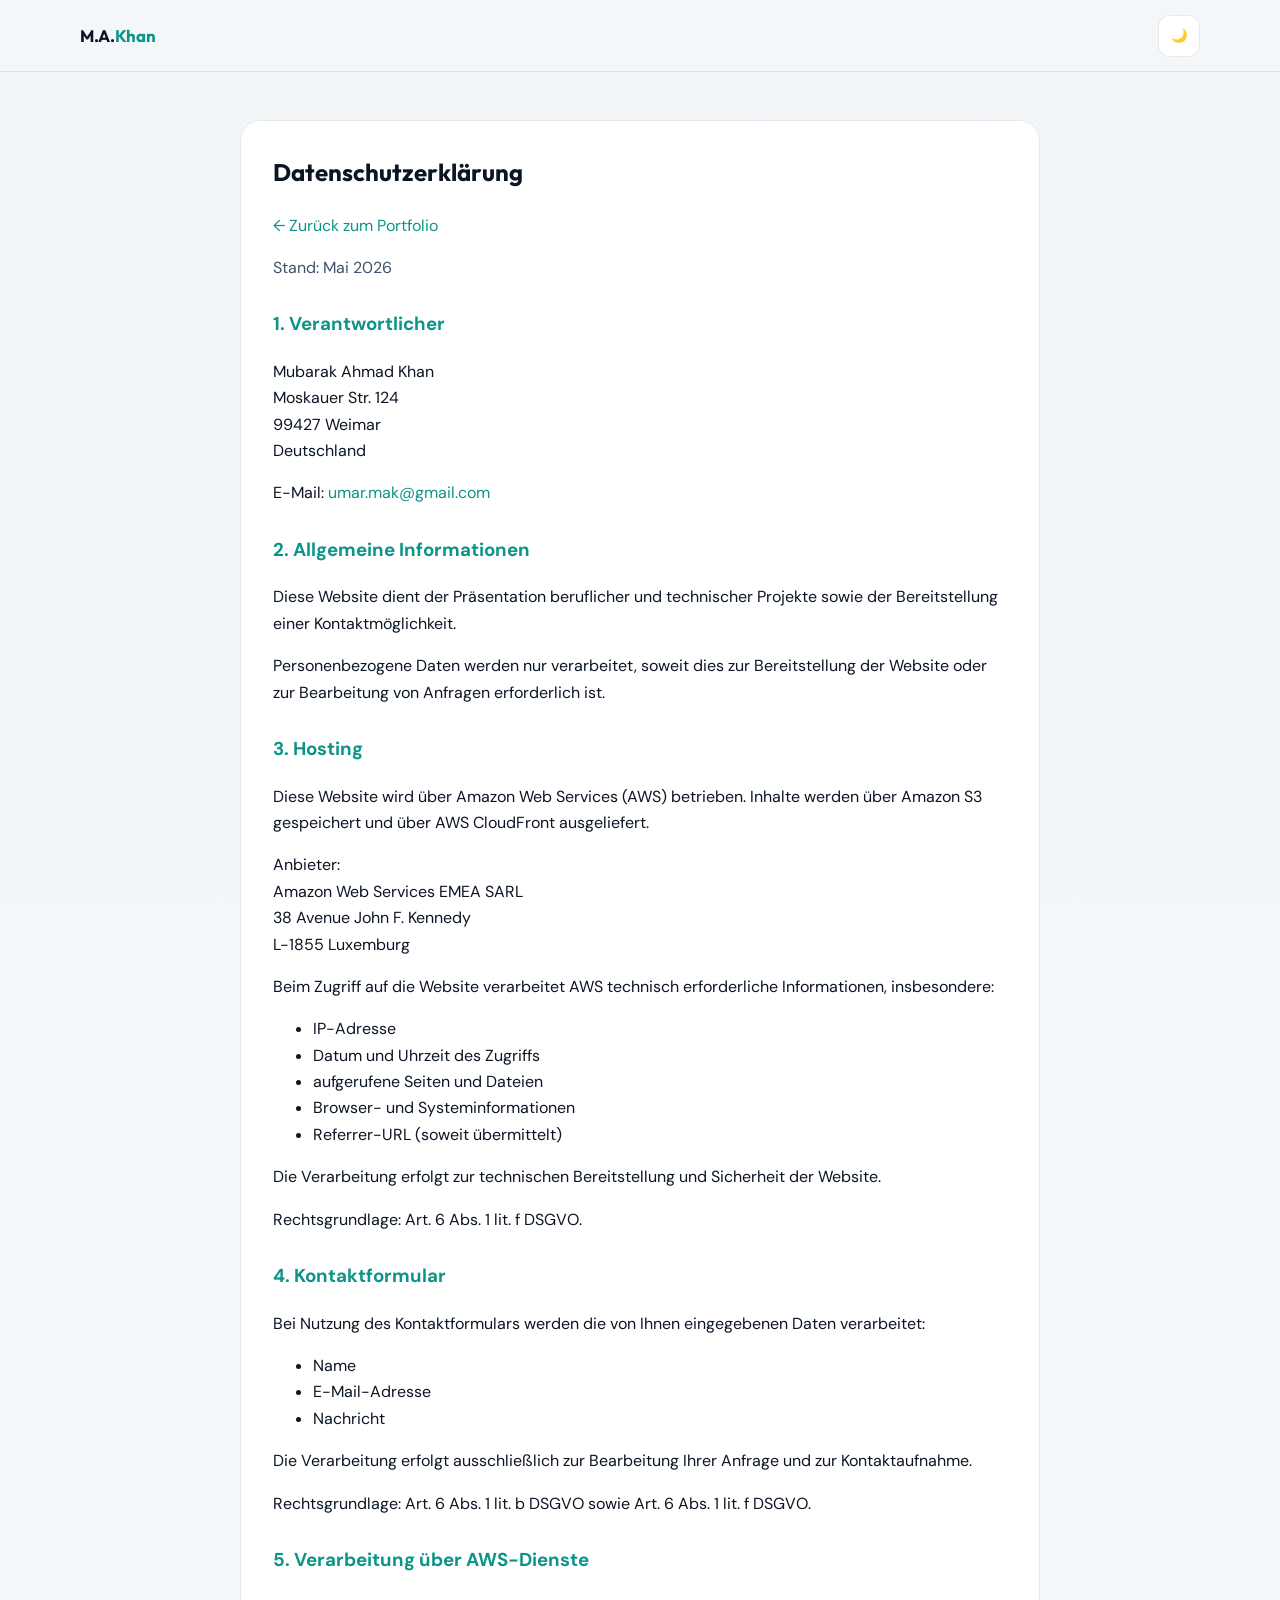
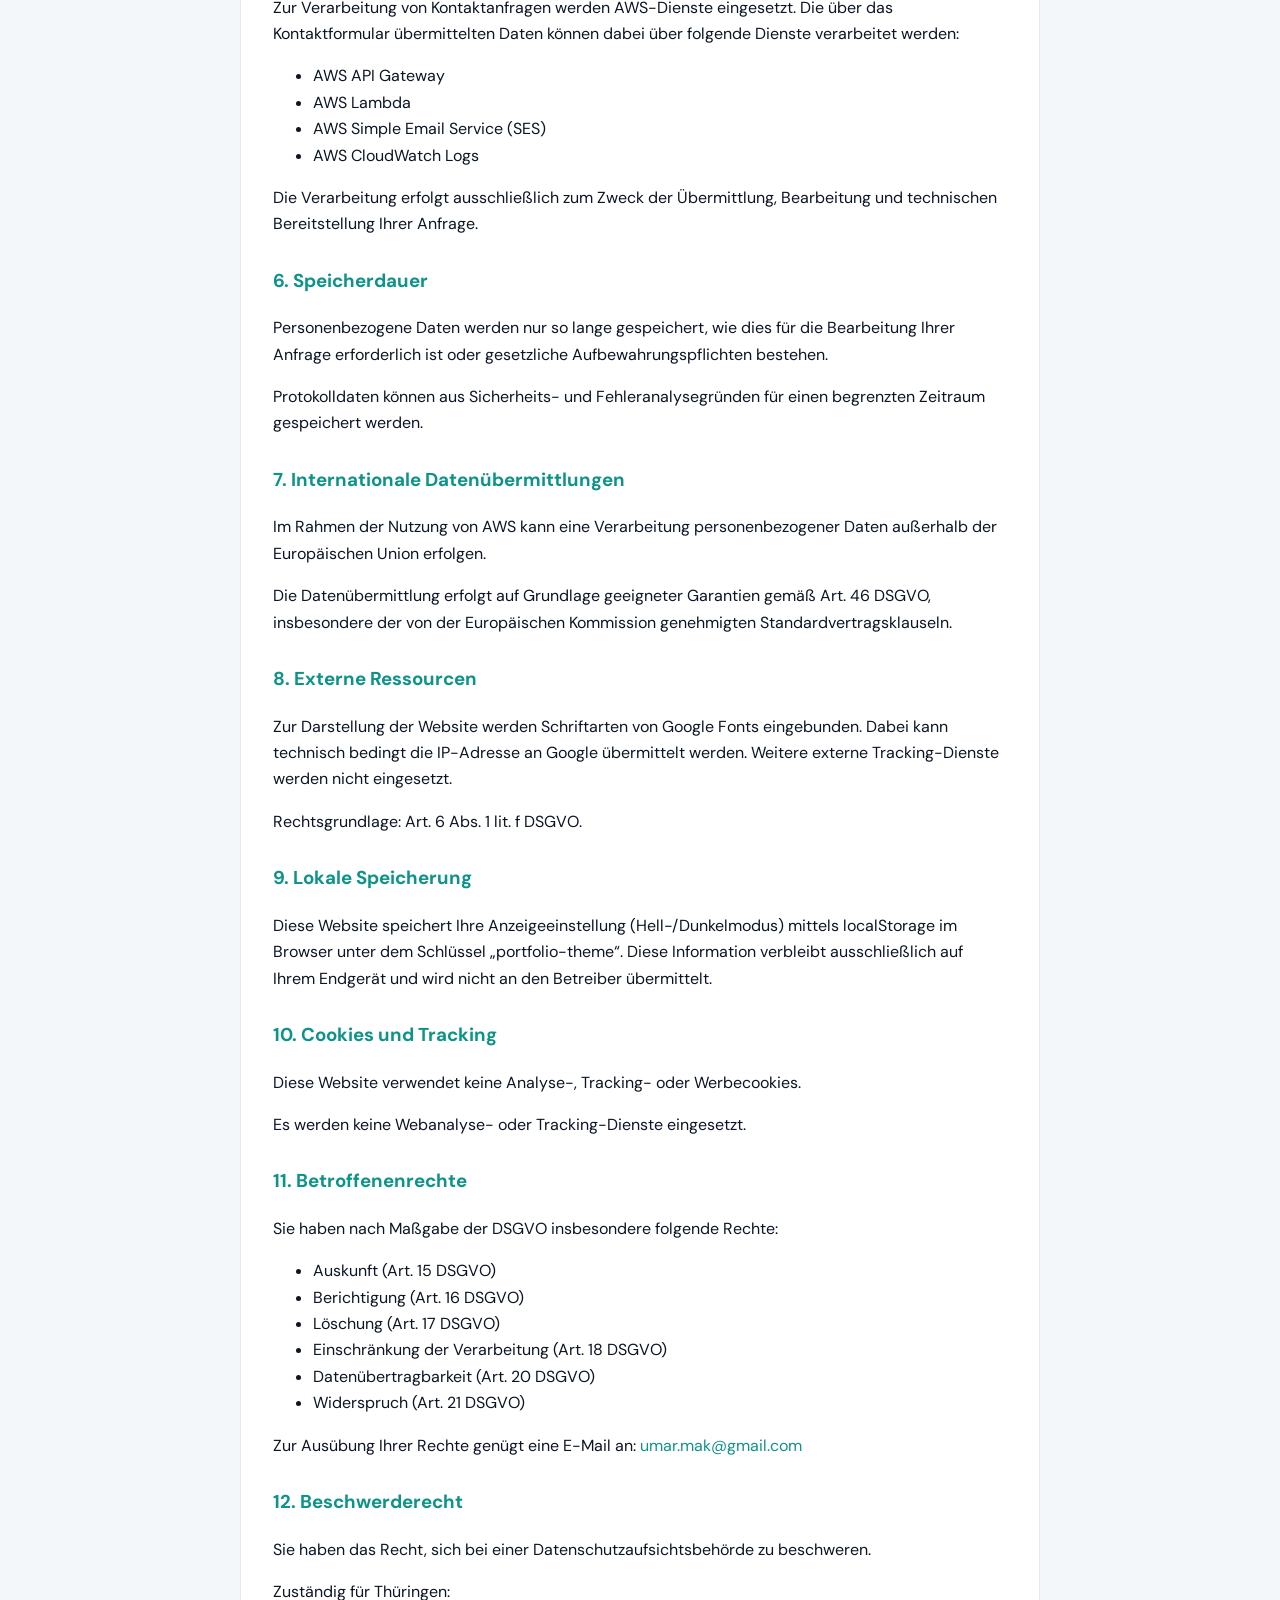
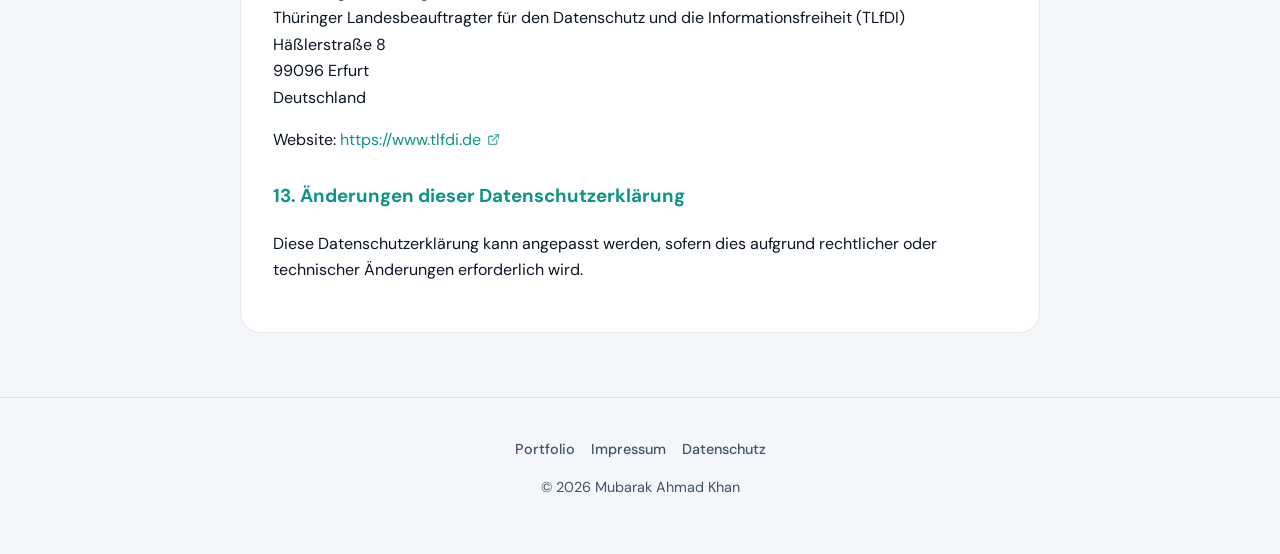
<file: site-content/datenschutz.html>
<!DOCTYPE html>
<html lang="de" data-theme="light">

<head>
  <meta charset="UTF-8" />
  <meta name="viewport" content="width=device-width, initial-scale=1" />
  <title>Datenschutzerklärung | Mubarak Ahmad Khan</title>
  <link rel="preconnect" href="https://fonts.googleapis.com" />
  <link rel="preconnect" href="https://fonts.gstatic.com" crossorigin />
  <link
    href="https://fonts.googleapis.com/css2?family=DM+Sans:wght@400;500;600;700&family=Outfit:wght@600;700&display=swap"
    rel="stylesheet" />
  <link rel="stylesheet" href="css/styles.css" />
  <script>
    (function () {
      var t = localStorage.getItem("portfolio-theme");
      if (t === "light" || t === "dark") document.documentElement.setAttribute("data-theme", t);
      else if (window.matchMedia("(prefers-color-scheme: dark)").matches) document.documentElement.setAttribute("data-theme", "dark");
    })();
  </script>
</head>

<body class="legal-page">
  <nav class="nav" aria-label="Navigation">
    <div class="container nav__inner">
      <a href="index.html" class="nav__brand">M.A.<span>Khan</span></a>
      <div class="nav__actions">
        <button type="button" class="btn-icon" id="themeToggle" aria-label="Toggle dark mode">🌙</button>
      </div>
    </div>
  </nav>

  <main class="container">
    <article class="legal-content reveal visible">
      <h1>Datenschutzerklärung</h1>
      <p><a href="index.html">&larr; Zurück zum Portfolio</a></p>
      <p class="meta" style="color: var(--text-muted);">Stand: Mai 2026</p>

      <h3>1. Verantwortlicher</h3>
      <p>
        Mubarak Ahmad Khan<br />
        Moskauer Str. 124<br />
        99427 Weimar<br />
        Deutschland
      </p>
      <p>E-Mail: <a href="mailto:umar.mak@gmail.com">umar.mak@gmail.com</a></p>

      <h3>2. Allgemeine Informationen</h3>
      <p>
        Diese Website dient der Präsentation beruflicher und technischer Projekte sowie der Bereitstellung einer
        Kontaktmöglichkeit.
      </p>
      <p>
        Personenbezogene Daten werden nur verarbeitet, soweit dies zur Bereitstellung der Website oder zur Bearbeitung
        von Anfragen erforderlich ist.
      </p>

      <h3>3. Hosting</h3>
      <p>
        Diese Website wird über Amazon Web Services (AWS) betrieben. Inhalte werden über Amazon S3 gespeichert und über
        AWS CloudFront ausgeliefert.
      </p>
      <p>
        Anbieter:<br />
        Amazon Web Services EMEA SARL<br />
        38 Avenue John F. Kennedy<br />
        L-1855 Luxemburg
      </p>
      <p>Beim Zugriff auf die Website verarbeitet AWS technisch erforderliche Informationen, insbesondere:</p>
      <ul>
        <li>IP-Adresse</li>
        <li>Datum und Uhrzeit des Zugriffs</li>
        <li>aufgerufene Seiten und Dateien</li>
        <li>Browser- und Systeminformationen</li>
        <li>Referrer-URL (soweit übermittelt)</li>
      </ul>
      <p>Die Verarbeitung erfolgt zur technischen Bereitstellung und Sicherheit der Website.</p>
      <p>Rechtsgrundlage: Art. 6 Abs. 1 lit. f DSGVO.</p>

      <h3>4. Kontaktformular</h3>
      <p>Bei Nutzung des Kontaktformulars werden die von Ihnen eingegebenen Daten verarbeitet:</p>
      <ul>
        <li>Name</li>
        <li>E-Mail-Adresse</li>
        <li>Nachricht</li>
      </ul>
      <p>Die Verarbeitung erfolgt ausschließlich zur Bearbeitung Ihrer Anfrage und zur Kontaktaufnahme.</p>
      <p>Rechtsgrundlage: Art. 6 Abs. 1 lit. b DSGVO sowie Art. 6 Abs. 1 lit. f DSGVO.</p>

      <h3>5. Verarbeitung über AWS-Dienste</h3>
      <p>
        Zur Verarbeitung von Kontaktanfragen werden AWS-Dienste eingesetzt. Die über das Kontaktformular übermittelten
        Daten können dabei über folgende Dienste verarbeitet werden:
      </p>
      <ul>
        <li>AWS API Gateway</li>
        <li>AWS Lambda</li>
        <li>AWS Simple Email Service (SES)</li>
        <li>AWS CloudWatch Logs</li>
      </ul>
      <p>
        Die Verarbeitung erfolgt ausschließlich zum Zweck der Übermittlung, Bearbeitung und technischen Bereitstellung
        Ihrer Anfrage.
      </p>

      <h3>6. Speicherdauer</h3>
      <p>
        Personenbezogene Daten werden nur so lange gespeichert, wie dies für die Bearbeitung Ihrer Anfrage erforderlich
        ist oder gesetzliche Aufbewahrungspflichten bestehen.
      </p>
      <p>
        Protokolldaten können aus Sicherheits- und Fehleranalysegründen für einen begrenzten Zeitraum gespeichert werden.
      </p>

      <h3>7. Internationale Datenübermittlungen</h3>
      <p>
        Im Rahmen der Nutzung von AWS kann eine Verarbeitung personenbezogener Daten außerhalb der Europäischen Union
        erfolgen.
      </p>
      <p>
        Die Datenübermittlung erfolgt auf Grundlage geeigneter Garantien gemäß Art. 46 DSGVO, insbesondere der von der
        Europäischen Kommission genehmigten Standardvertragsklauseln.
      </p>

      <h3>8. Externe Ressourcen</h3>
      <p>
        Zur Darstellung der Website werden Schriftarten von Google Fonts eingebunden. Dabei kann technisch bedingt die
        IP-Adresse an Google übermittelt werden. Weitere externe Tracking-Dienste werden nicht eingesetzt.
      </p>
      <p>Rechtsgrundlage: Art. 6 Abs. 1 lit. f DSGVO.</p>

      <h3>9. Lokale Speicherung</h3>
      <p>
        Diese Website speichert Ihre Anzeigeeinstellung (Hell-/Dunkelmodus) mittels localStorage im Browser unter dem
        Schlüssel „portfolio-theme“. Diese Information verbleibt ausschließlich auf Ihrem Endgerät und wird nicht an den
        Betreiber übermittelt.
      </p>

      <h3>10. Cookies und Tracking</h3>
      <p>Diese Website verwendet keine Analyse-, Tracking- oder Werbecookies.</p>
      <p>Es werden keine Webanalyse- oder Tracking-Dienste eingesetzt.</p>

      <h3>11. Betroffenenrechte</h3>
      <p>Sie haben nach Maßgabe der DSGVO insbesondere folgende Rechte:</p>
      <ul>
        <li>Auskunft (Art. 15 DSGVO)</li>
        <li>Berichtigung (Art. 16 DSGVO)</li>
        <li>Löschung (Art. 17 DSGVO)</li>
        <li>Einschränkung der Verarbeitung (Art. 18 DSGVO)</li>
        <li>Datenübertragbarkeit (Art. 20 DSGVO)</li>
        <li>Widerspruch (Art. 21 DSGVO)</li>
      </ul>
      <p>
        Zur Ausübung Ihrer Rechte genügt eine E-Mail an:
        <a href="mailto:umar.mak@gmail.com">umar.mak@gmail.com</a>
      </p>

      <h3>12. Beschwerderecht</h3>
      <p>Sie haben das Recht, sich bei einer Datenschutzaufsichtsbehörde zu beschweren.</p>
      <p>
        Zuständig für Thüringen:<br />
        Thüringer Landesbeauftragter für den Datenschutz und die Informationsfreiheit (TLfDI)<br />
        Häßlerstraße 8<br />
        99096 Erfurt<br />
        Deutschland
      </p>
      <p>Website: <a href="https://www.tlfdi.de" target="_blank" rel="noopener noreferrer">https://www.tlfdi.de</a></p>

      <h3>13. Änderungen dieser Datenschutzerklärung</h3>
      <p>
        Diese Datenschutzerklärung kann angepasst werden, sofern dies aufgrund rechtlicher oder technischer Änderungen
        erforderlich wird.
      </p>
    </article>
  </main>

  <footer class="footer">
    <div class="container">
      <nav class="footer__links">
        <a href="index.html">Portfolio</a>
        <a href="impressum.html">Impressum</a>
        <a href="datenschutz.html">Datenschutz</a>
      </nav>
      <p>&copy; 2026 Mubarak Ahmad Khan</p>
    </div>
  </footer>
  <script src="js/main.js" defer></script>
</body>

</html>
</file>
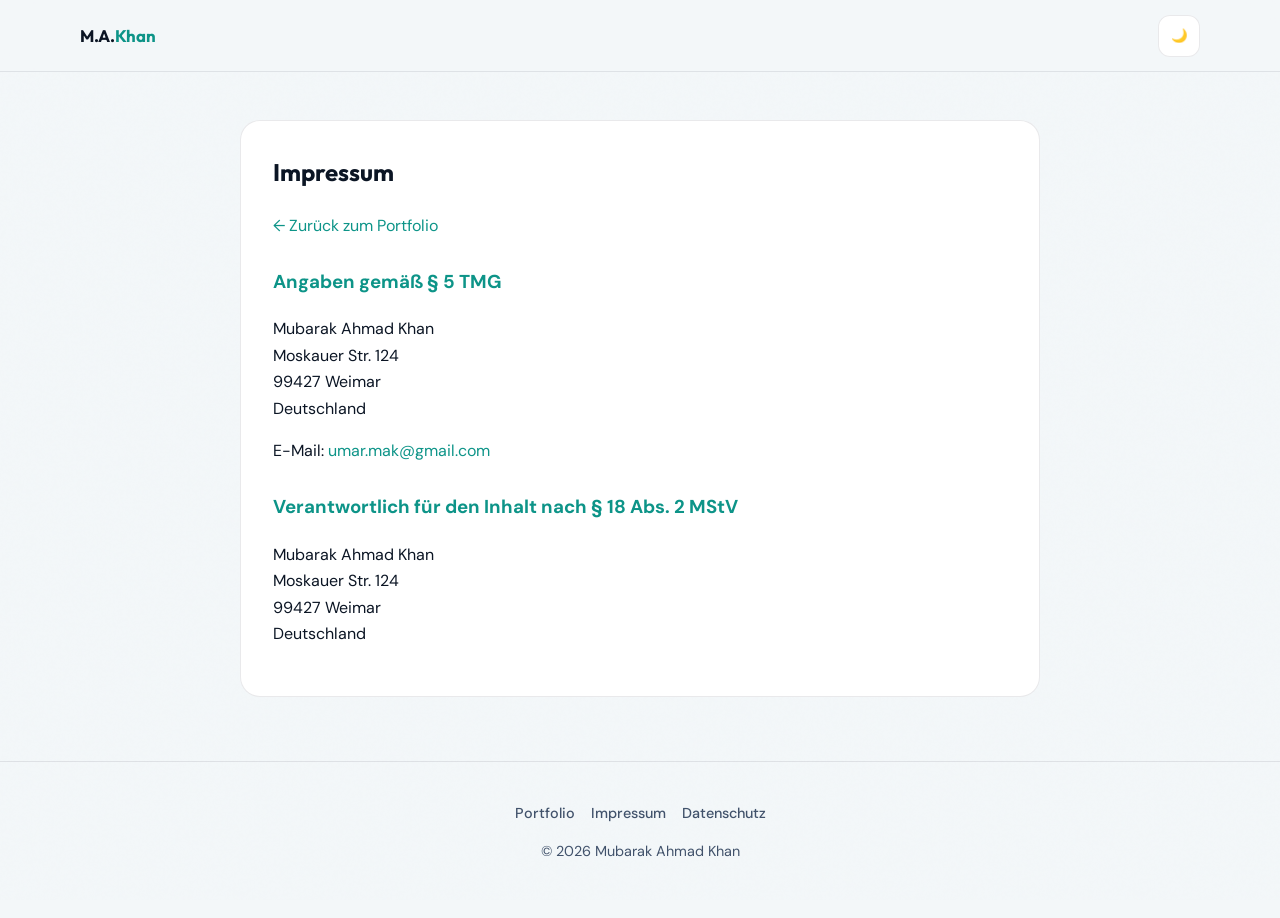
<file: site-content/impressum.html>
<!DOCTYPE html>
<html lang="de" data-theme="light">

<head>
  <meta charset="UTF-8" />
  <meta name="viewport" content="width=device-width, initial-scale=1" />
  <title>Impressum | Mubarak Ahmad Khan</title>
  <link rel="preconnect" href="https://fonts.googleapis.com" />
  <link rel="preconnect" href="https://fonts.gstatic.com" crossorigin />
  <link
    href="https://fonts.googleapis.com/css2?family=DM+Sans:wght@400;500;600;700&family=Outfit:wght@600;700&display=swap"
    rel="stylesheet" />
  <link rel="stylesheet" href="css/styles.css" />
  <script>
    (function () {
      var t = localStorage.getItem("portfolio-theme");
      if (t === "light" || t === "dark") document.documentElement.setAttribute("data-theme", t);
      else if (window.matchMedia("(prefers-color-scheme: dark)").matches) document.documentElement.setAttribute("data-theme", "dark");
    })();
  </script>
</head>

<body class="legal-page">
  <nav class="nav" aria-label="Navigation">
    <div class="container nav__inner">
      <a href="index.html" class="nav__brand">M.A.<span>Khan</span></a>
      <div class="nav__actions">
        <button type="button" class="btn-icon" id="themeToggle" aria-label="Toggle dark mode">🌙</button>
      </div>
    </div>
  </nav>

  <main class="container">
    <article class="legal-content reveal visible">
      <h1>Impressum</h1>
      <p><a href="index.html">&larr; Zurück zum Portfolio</a></p>

      <h3>Angaben gemäß § 5 TMG</h3>
      <p>
        Mubarak Ahmad Khan<br />
        Moskauer Str. 124<br />
        99427 Weimar<br />
        Deutschland
      </p>
      <p>E-Mail: <a href="mailto:umar.mak@gmail.com">umar.mak@gmail.com</a></p>

      <h3>Verantwortlich für den Inhalt nach § 18 Abs. 2 MStV</h3>
      <p>
        Mubarak Ahmad Khan<br />
        Moskauer Str. 124<br />
        99427 Weimar<br />
        Deutschland
      </p>
    </article>
  </main>

  <footer class="footer">
    <div class="container">
      <nav class="footer__links">
        <a href="index.html">Portfolio</a>
        <a href="impressum.html">Impressum</a>
        <a href="datenschutz.html">Datenschutz</a>
      </nav>
      <p>&copy; 2026 Mubarak Ahmad Khan</p>
    </div>
  </footer>
  <script src="js/main.js" defer></script>
</body>

</html>
</file>
<file: site-content/css/styles.css>
/* Portfolio — Mubarak Ahmad Khan
   Design system: deep slate/navy + teal/cyan accents, dark-first theme. */

:root {
  --font-sans: "DM Sans", system-ui, -apple-system, sans-serif;
  --font-display: "Outfit", var(--font-sans);
  --font-mono: "JetBrains Mono", ui-monospace, monospace;

  --bg: #f3f7f9;
  --bg-elevated: #ffffff;
  --bg-muted: #e3ebf2;
  --text: #0b1524;
  --text-muted: #41526b;
  --text-soft: #8394ac;
  --border: rgba(11, 21, 36, 0.09);
  --accent: #0d9488;
  --accent-soft: #0f766e;
  --accent-glow: rgba(13, 148, 136, 0.18);
  --gradient-hero: linear-gradient(135deg, #eef8f6 0%, #f3f7f9 45%, #eaf1f7 100%);
  --gradient-accent: linear-gradient(135deg, #0d9488, #0891b2);
  --shadow-sm: 0 1px 2px rgba(11, 21, 36, 0.06);
  --shadow-md: 0 8px 30px rgba(11, 21, 36, 0.08);
  --shadow-lg: 0 20px 50px rgba(11, 21, 36, 0.12);
  --nav-height: 72px;
  --radius: 14px;
  --radius-lg: 20px;
  --transition: 0.25s cubic-bezier(0.4, 0, 0.2, 1);
}

[data-theme="dark"] {
  --bg: #0a0f1e;
  --bg-elevated: #101827;
  --bg-muted: #1b2438;
  --text: #e7edf6;
  --text-muted: #93a4bd;
  --text-soft: #5f718d;
  --border: rgba(148, 163, 184, 0.14);
  --accent: #2dd4bf;
  --accent-soft: #5eead4;
  --accent-glow: rgba(45, 212, 191, 0.22);
  --gradient-hero: linear-gradient(135deg, #0c1426 0%, #0a0f1e 50%, #0b1530 100%);
  --shadow-sm: 0 1px 2px rgba(0, 0, 0, 0.3);
  --shadow-md: 0 8px 30px rgba(0, 0, 0, 0.35);
  --shadow-lg: 0 20px 50px rgba(0, 0, 0, 0.45);
}

*,
*::before,
*::after {
  box-sizing: border-box;
}

html {
  scroll-behavior: smooth;
}

section[id],
div[id="lightbox"] {
  scroll-margin-top: calc(var(--nav-height) + 1rem);
}

@media (prefers-reduced-motion: reduce) {
  html {
    scroll-behavior: auto;
  }

  *,
  *::before,
  *::after {
    animation-duration: 0.01ms !important;
    animation-iteration-count: 1 !important;
    transition-duration: 0.01ms !important;
  }
}

body {
  margin: 0;
  font-family: var(--font-sans);
  font-size: 1rem;
  line-height: 1.65;
  color: var(--text);
  background: var(--bg);
  -webkit-font-smoothing: antialiased;
}

body::before {
  content: "";
  position: fixed;
  inset: 0;
  pointer-events: none;
  z-index: 0;
  opacity: 0.3;
  background-image: url("data:image/svg+xml,%3Csvg viewBox='0 0 256 256' xmlns='http://www.w3.org/2000/svg'%3E%3Cfilter id='n'%3E%3CfeTurbulence type='fractalNoise' baseFrequency='0.85' numOctaves='4' stitchTiles='stitch'/%3E%3C/filter%3E%3Crect width='100%25' height='100%25' filter='url(%23n)' opacity='0.04'/%3E%3C/svg%3E");
}

body>* {
  position: relative;
  z-index: 1;
}

img {
  max-width: 100%;
  height: auto;
  display: block;
}

a {
  color: var(--accent);
  text-decoration: none;
  transition: color var(--transition);
}

a:hover {
  color: var(--accent-soft);
}

.container {
  width: min(1120px, 100% - 2.5rem);
  margin-inline: auto;
}

/* External link indicator */
a[target="_blank"]:not(.hero__meta-link)::after {
  content: "";
  display: inline-block;
  width: 0.85em;
  height: 0.85em;
  margin-left: 0.35em;
  vertical-align: -0.1em;
  background: currentColor;
  -webkit-mask: url("data:image/svg+xml,%3Csvg xmlns='http://www.w3.org/2000/svg' viewBox='0 0 24 24' fill='none' stroke='black' stroke-width='2.4' stroke-linecap='round' stroke-linejoin='round'%3E%3Cpath d='M18 13v6a2 2 0 0 1-2 2H5a2 2 0 0 1-2-2V8a2 2 0 0 1 2-2h6'/%3E%3Cpolyline points='15 3 21 3 21 9'/%3E%3Cline x1='10' y1='14' x2='21' y2='3'/%3E%3C/svg%3E") no-repeat center / contain;
  mask: url("data:image/svg+xml,%3Csvg xmlns='http://www.w3.org/2000/svg' viewBox='0 0 24 24' fill='none' stroke='black' stroke-width='2.4' stroke-linecap='round' stroke-linejoin='round'%3E%3Cpath d='M18 13v6a2 2 0 0 1-2 2H5a2 2 0 0 1-2-2V8a2 2 0 0 1 2-2h6'/%3E%3Cpolyline points='15 3 21 3 21 9'/%3E%3Cline x1='10' y1='14' x2='21' y2='3'/%3E%3C/svg%3E") no-repeat center / contain;
  opacity: 0.75;
}

/* Navigation */
.nav {
  position: fixed;
  top: 0;
  left: 0;
  right: 0;
  z-index: 100;
  height: var(--nav-height);
  display: flex;
  align-items: center;
  background: color-mix(in srgb, var(--bg) 82%, transparent);
  backdrop-filter: blur(14px);
  -webkit-backdrop-filter: blur(14px);
  border-bottom: 1px solid var(--border);
  transition: box-shadow var(--transition), background var(--transition);
}

.nav.scrolled {
  box-shadow: var(--shadow-sm);
}

.nav__inner {
  display: flex;
  align-items: center;
  justify-content: space-between;
  gap: 1rem;
}

.nav__brand {
  font-family: var(--font-display);
  font-weight: 700;
  font-size: 1.05rem;
  color: var(--text);
  letter-spacing: -0.02em;
}

.nav__brand span {
  color: var(--accent);
}

.nav__links {
  display: flex;
  align-items: center;
  gap: 0.25rem;
  list-style: none;
  margin: 0;
  padding: 0;
}

.nav__links a {
  color: var(--text-muted);
  font-size: 0.9rem;
  font-weight: 500;
  padding: 0.5rem 0.85rem;
  border-radius: 999px;
  transition: color var(--transition), background var(--transition);
}

.nav__links a:hover,
.nav__links a.active {
  color: var(--text);
  background: var(--bg-muted);
}

.nav__actions {
  display: flex;
  align-items: center;
  gap: 0.5rem;
}

.btn-icon {
  display: inline-flex;
  align-items: center;
  justify-content: center;
  width: 42px;
  height: 42px;
  border: 1px solid var(--border);
  border-radius: 12px;
  background: var(--bg-elevated);
  color: var(--text);
  cursor: pointer;
  transition: border-color var(--transition), transform var(--transition);
}

.btn-icon:hover {
  border-color: var(--accent);
  transform: translateY(-1px);
}

.nav__toggle {
  display: none;
}

/* Hero */
.hero {
  padding: calc(var(--nav-height) + 4rem) 0 5rem;
  background: var(--gradient-hero);
  position: relative;
  overflow: hidden;
}

.hero::after {
  content: "";
  position: absolute;
  top: -20%;
  right: -10%;
  width: 55%;
  height: 80%;
  background: radial-gradient(ellipse, var(--accent-glow), transparent 70%);
  pointer-events: none;
}

.hero__grid {
  display: grid;
  grid-template-columns: 1.15fr 0.85fr;
  gap: 3rem;
  align-items: center;
}

.hero__eyebrow {
  display: inline-flex;
  align-items: center;
  gap: 0.5rem;
  font-size: 0.78rem;
  font-weight: 600;
  letter-spacing: 0.06em;
  text-transform: uppercase;
  color: var(--accent);
  margin-bottom: 1rem;
}

.hero__eyebrow::before {
  content: "";
  width: 28px;
  height: 2px;
  background: var(--gradient-accent);
  border-radius: 2px;
}

.hero__title {
  font-family: var(--font-display);
  font-size: clamp(2.4rem, 5vw, 3.5rem);
  font-weight: 700;
  line-height: 1.1;
  letter-spacing: -0.03em;
  margin: 0 0 0.85rem;
}

.hero__role {
  font-size: 1.15rem;
  color: var(--text-muted);
  margin: 0 0 1.25rem;
  font-weight: 500;
  display: flex;
  align-items: center;
  flex-wrap: wrap;
  gap: 0.5rem;
}

.hero__role-sep {
  display: inline-flex;
  align-items: center;
  justify-content: center;
  font-family: var(--font-mono);
  font-size: 0.72rem;
  font-weight: 600;
  padding: 0.2rem 0.55rem;
  border-radius: 999px;
  background: var(--accent-glow);
  color: var(--accent);
  letter-spacing: 0.04em;
}

.hero__impact {
  font-size: 1.05rem;
  color: var(--text-muted);
  max-width: 34rem;
  margin: 0 0 2rem;
}

.hero__cta {
  display: flex;
  flex-wrap: wrap;
  gap: 0.75rem;
  margin-bottom: 2rem;
}

.btn {
  display: inline-flex;
  align-items: center;
  justify-content: center;
  gap: 0.5rem;
  padding: 0.75rem 1.35rem;
  font-size: 0.95rem;
  font-weight: 600;
  border-radius: 12px;
  border: none;
  cursor: pointer;
  transition: transform var(--transition), box-shadow var(--transition), background var(--transition);
  font-family: inherit;
}

.btn--primary {
  background: var(--gradient-accent);
  color: #042f2e;
  box-shadow: 0 4px 20px var(--accent-glow);
}

[data-theme="light"] .btn--primary {
  color: #fff;
}

.btn--primary:hover {
  transform: translateY(-2px);
  box-shadow: 0 8px 28px var(--accent-glow);
}

.btn--ghost {
  background: var(--bg-elevated);
  color: var(--text);
  border: 1px solid var(--border);
}

.btn--ghost:hover {
  border-color: var(--accent);
  transform: translateY(-2px);
}

.hero__meta {
  display: flex;
  flex-wrap: wrap;
  gap: 1.25rem;
}

.hero__meta a,
.hero__meta span {
  display: inline-flex;
  align-items: center;
  gap: 0.4rem;
  font-size: 0.9rem;
  color: var(--text-muted);
}

.hero__meta-link svg {
  flex: none;
}

.hero__meta a:hover {
  color: var(--accent);
}

.hero__visual {
  display: flex;
  justify-content: center;
}

.hero__photo-wrap {
  position: relative;
  width: min(320px, 100%);
}

.hero__photo-wrap::before {
  content: "";
  position: absolute;
  inset: -12px;
  border-radius: 50%;
  background: var(--gradient-accent);
  opacity: 0.18;
  filter: blur(20px);
}

.hero__photo {
  width: 100%;
  aspect-ratio: 1;
  object-fit: cover;
  border-radius: 50%;
  border: 3px solid var(--bg-elevated);
  box-shadow: var(--shadow-lg);
  position: relative;
}

/* Sections */
.section {
  padding: 5rem 0;
}

.section--alt {
  background: color-mix(in srgb, var(--bg-muted) 40%, var(--bg));
}

.section__header {
  margin-bottom: 2.5rem;
}

.section__label {
  font-size: 0.75rem;
  font-weight: 700;
  letter-spacing: 0.1em;
  text-transform: uppercase;
  color: var(--accent);
  margin-bottom: 0.5rem;
}

.section__title {
  font-family: var(--font-display);
  font-size: clamp(1.75rem, 3vw, 2.25rem);
  font-weight: 700;
  letter-spacing: -0.02em;
  margin: 0;
  line-height: 1.2;
}

.section__subtitle {
  color: var(--text-muted);
  margin: 0.75rem 0 0;
  max-width: 36rem;
}

/* Reveal animations */
.reveal {
  opacity: 0;
  transform: translateY(24px);
  transition: opacity 0.6s ease, transform 0.6s ease;
}

.reveal.visible {
  opacity: 1;
  transform: translateY(0);
}

.reveal-delay-1 {
  transition-delay: 0.08s;
}

.reveal-delay-2 {
  transition-delay: 0.16s;
}

.reveal-delay-3 {
  transition-delay: 0.24s;
}

/* About */
.about__grid {
  display: grid;
  grid-template-columns: 1fr 1fr;
  gap: 2.5rem;
  align-items: start;
}

.about__text {
  font-size: 1.05rem;
  color: var(--text-muted);
}

.about__text strong {
  color: var(--accent);
  font-weight: 600;
}

.about__highlights {
  display: grid;
  grid-template-columns: repeat(2, 1fr);
  gap: 1rem;
}

.stat-card {
  background: var(--bg-elevated);
  border: 1px solid var(--border);
  border-radius: var(--radius);
  padding: 1.25rem;
  box-shadow: var(--shadow-sm);
}

.stat-card__value {
  font-family: var(--font-display);
  font-size: 1.6rem;
  font-weight: 700;
  color: var(--accent);
  line-height: 1;
}

.stat-card__label {
  font-size: 0.85rem;
  color: var(--text-muted);
  margin-top: 0.35rem;
}

/* Skills */
.skills__grid {
  display: grid;
  grid-template-columns: repeat(auto-fit, minmax(250px, 1fr));
  gap: 1.25rem;
}

.skill-card {
  background: var(--bg-elevated);
  border: 1px solid var(--border);
  border-radius: var(--radius);
  padding: 1.5rem;
  transition: transform var(--transition), box-shadow var(--transition), border-color var(--transition);
}

.skill-card:hover {
  transform: translateY(-4px);
  box-shadow: var(--shadow-md);
  border-color: color-mix(in srgb, var(--accent) 30%, var(--border));
}

.skill-card h3 {
  font-family: var(--font-display);
  font-size: 1rem;
  margin: 0 0 1rem;
  display: flex;
  align-items: center;
  gap: 0.5rem;
}

.skill-card__icon {
  font-size: 1.25rem;
}

.tags {
  display: flex;
  flex-wrap: wrap;
  gap: 0.45rem;
}

.tag {
  font-size: 0.78rem;
  font-family: var(--font-mono);
  padding: 0.3rem 0.65rem;
  background: var(--bg-muted);
  color: var(--text-muted);
  border-radius: 6px;
  border: 1px solid var(--border);
}

[data-theme="dark"] .tag {
  background: color-mix(in srgb, var(--bg-muted) 80%, var(--accent) 5%);
}

/* Projects */
.projects__grid {
  display: grid;
  gap: 1.5rem;
}

.project-card {
  background: var(--bg-elevated);
  border: 1px solid var(--border);
  border-radius: var(--radius-lg);
  overflow: hidden;
  transition: transform var(--transition), box-shadow var(--transition);
}

.project-card:hover {
  transform: translateY(-4px);
  box-shadow: var(--shadow-lg);
}

.project-card--featured {
  border-color: color-mix(in srgb, var(--accent) 25%, var(--border));
}

.project-card__body {
  padding: 1.75rem;
}

.project-card__top {
  display: flex;
  flex-wrap: wrap;
  align-items: flex-start;
  justify-content: space-between;
  gap: 1rem;
  margin-bottom: 1rem;
}

.project-card__title {
  font-family: var(--font-display);
  font-size: 1.35rem;
  font-weight: 700;
  margin: 0;
  letter-spacing: -0.02em;
}

.project-card__title a {
  color: inherit;
  text-decoration: none;
  transition: color var(--transition);
}

.project-card__title a:hover {
  color: var(--accent);
}

.project-card__badge {
  font-size: 0.7rem;
  font-weight: 700;
  letter-spacing: 0.05em;
  text-transform: uppercase;
  padding: 0.35rem 0.7rem;
  background: var(--accent-glow);
  color: var(--accent);
  border-radius: 999px;
  white-space: nowrap;
}

.project-card__desc {
  color: var(--text-muted);
  margin: 0 0 1.25rem;
  font-size: 0.95rem;
}

.project-card__features {
  margin: 0 0 1.25rem;
  padding-left: 1.2rem;
  color: var(--text-muted);
  font-size: 0.9rem;
}

.project-card__features li {
  margin-bottom: 0.35rem;
}

.project-card__links {
  display: flex;
  flex-wrap: wrap;
  gap: 0.65rem;
}

/* Flagship stack panel */
.project-card__media--stack {
  display: flex;
  flex-direction: column;
  gap: 1rem;
  padding: 1.25rem 1.5rem 1.5rem;
  border-top: 1px solid var(--border);
  background: var(--bg-muted);
}

.project-card__stack-hint {
  margin: 0;
  font-size: 0.7rem;
  font-weight: 600;
  letter-spacing: 0.05em;
  text-transform: uppercase;
  color: var(--text-soft);
}

.stack-grid {
  display: grid;
  grid-template-columns: repeat(auto-fit, minmax(220px, 1fr));
  gap: 0.85rem;
}

.stack-layer {
  background: var(--bg-elevated);
  border: 1px solid var(--border);
  border-radius: 12px;
  padding: 0.9rem 1rem;
  display: flex;
  flex-direction: column;
  gap: 0.6rem;
}

.stack-layer__label {
  font-size: 0.72rem;
  font-weight: 700;
  letter-spacing: 0.06em;
  text-transform: uppercase;
  color: var(--accent);
}

/* Featured project gallery */
.project-card__media--gallery {
  display: flex;
  flex-direction: column;
  gap: 1rem;
  padding: 1.25rem 1.5rem 1.5rem;
  border-top: 1px solid var(--border);
  background: var(--bg-muted);
}

.project-card__screenshots {
  display: grid;
  grid-template-columns: repeat(3, minmax(0, 1fr));
  gap: 0.85rem;
}

.project-card__figure {
  margin: 0;
  display: flex;
  flex-direction: column;
  gap: 0.45rem;
  min-width: 0;
}

.project-card__figure figcaption {
  font-size: 0.7rem;
  font-weight: 600;
  letter-spacing: 0.05em;
  text-transform: uppercase;
  color: var(--text-soft);
}

.project-card__zoom {
  display: flex;
  align-items: center;
  justify-content: center;
  width: 100%;
  min-height: 0;
  padding: 0.5rem;
  border-radius: 10px;
  border: 1px solid var(--border);
  background: var(--bg-elevated);
  line-height: 0;
  cursor: zoom-in;
  transition: box-shadow var(--transition), border-color var(--transition);
  font: inherit;
  color: inherit;
}

.project-card__zoom:hover {
  border-color: color-mix(in srgb, var(--accent) 40%, var(--border));
  box-shadow: var(--shadow-md);
}

.project-card__zoom:focus-visible {
  outline: 2px solid var(--accent);
  outline-offset: 2px;
}

.project-card__figure img {
  display: block;
  width: auto;
  height: auto;
  max-width: 100%;
  object-fit: contain;
  object-position: center;
  border-radius: 6px;
  pointer-events: none;
}

.project-card__figure--shot .project-card__zoom {
  min-height: 100px;
}

.project-card__figure--shot img {
  max-height: 140px;
}

.project-card__figure--architecture .project-card__zoom {
  padding: 0.65rem 0.75rem;
}

.project-card__figure--architecture img {
  max-height: 200px;
  width: 100%;
}

@media (min-width: 901px) {
  .project-card__figure--shot .project-card__zoom {
    min-height: 150px;
  }

  .project-card__figure--shot img {
    max-height: 195px;
  }

  .project-card__figure--architecture img {
    max-height: 280px;
  }
}

.project-card__gallery-hint {
  margin: 0;
  font-size: 0.75rem;
  color: var(--text-soft);
  text-align: center;
}

/* Image lightbox */
.lightbox {
  position: fixed;
  inset: 0;
  z-index: 300;
  display: none;
  align-items: center;
  justify-content: center;
  padding: 1.25rem;
}

.lightbox.is-open {
  display: flex;
}

.lightbox__backdrop {
  position: absolute;
  inset: 0;
  background: rgba(6, 10, 20, 0.9);
  backdrop-filter: blur(6px);
  -webkit-backdrop-filter: blur(6px);
}

.lightbox__panel {
  position: relative;
  z-index: 1;
  display: flex;
  flex-direction: column;
  align-items: center;
  max-width: min(96vw, 1280px);
  max-height: 92vh;
  width: 100%;
}

.lightbox__close {
  position: absolute;
  top: 0;
  right: 0;
  z-index: 2;
  transform: translate(40%, -40%);
  width: 44px;
  height: 44px;
  border: none;
  border-radius: 50%;
  background: var(--bg-elevated);
  color: var(--text);
  font-size: 1.75rem;
  line-height: 1;
  cursor: pointer;
  box-shadow: var(--shadow-md);
  transition: background var(--transition), transform var(--transition);
}

.lightbox__close:hover {
  background: var(--bg-muted);
  transform: translate(40%, -40%) scale(1.05);
}

.lightbox__img {
  display: block;
  max-width: 100%;
  max-height: calc(92vh - 3.5rem);
  width: auto;
  height: auto;
  object-fit: contain;
  border-radius: 10px;
  box-shadow: var(--shadow-lg);
}

.lightbox__caption {
  margin: 0.85rem 0 0;
  font-size: 0.9rem;
  color: #dbe5f0;
  text-align: center;
}

body.lightbox-open {
  overflow: hidden;
}

.project-card--compact .project-card__body {
  padding: 1.35rem;
}

.project-card--compact .project-card__title {
  font-size: 1.1rem;
}

.project-card--compact .project-card__desc {
  margin-bottom: 1rem;
}

.projects__row {
  display: grid;
  grid-template-columns: repeat(auto-fit, minmax(300px, 1fr));
  gap: 1.25rem;
}

/* Experience timeline */
.timeline {
  position: relative;
  padding-left: 1.5rem;
  border-left: 2px solid var(--border);
}

.timeline__item {
  position: relative;
  padding-bottom: 2rem;
}

.timeline__item:last-child {
  padding-bottom: 0;
}

.timeline__item::before {
  content: "";
  position: absolute;
  left: -1.65rem;
  top: 0.35rem;
  width: 10px;
  height: 10px;
  border-radius: 50%;
  background: var(--accent);
  box-shadow: 0 0 0 4px var(--bg);
}

.timeline__role {
  font-family: var(--font-display);
  font-weight: 700;
  font-size: 1.1rem;
  margin: 0 0 0.25rem;
}

.timeline__period {
  font-size: 0.85rem;
  color: var(--accent);
  font-weight: 600;
  margin-bottom: 0.75rem;
}

.timeline__list {
  margin: 0;
  padding-left: 1.1rem;
  color: var(--text-muted);
}

.timeline__list li {
  margin-bottom: 0.4rem;
}

/* Education & certs */
.info-grid {
  display: grid;
  grid-template-columns: repeat(auto-fit, minmax(280px, 1fr));
  gap: 1.25rem;
}

.info-card {
  background: var(--bg-elevated);
  border: 1px solid var(--border);
  border-radius: var(--radius);
  padding: 1.35rem;
}

.info-card h3 {
  font-family: var(--font-display);
  margin: 0 0 0.35rem;
  font-size: 1.05rem;
}

.info-card p {
  margin: 0;
  color: var(--text-muted);
  font-size: 0.9rem;
}

.info-card ul {
  margin: 0.75rem 0 0;
  padding-left: 1.1rem;
  color: var(--text-muted);
  font-size: 0.9rem;
}

.cert-list {
  list-style: none;
  padding: 0;
  margin: 0;
  display: flex;
  flex-direction: column;
  gap: 0.65rem;
}

.cert-list a {
  display: flex;
  align-items: center;
  gap: 1rem;
  padding: 0.85rem 1rem;
  background: var(--bg-elevated);
  border: 1px solid var(--border);
  border-radius: var(--radius);
  color: var(--text);
  font-weight: 500;
  transition: border-color var(--transition), transform var(--transition);
}

.cert-list a:hover {
  border-color: var(--accent);
  transform: translateX(4px);
}

.cert-list a span:last-child {
  margin-left: auto;
  color: var(--text-soft);
  font-size: 0.85rem;
}

.cert-list--plain li {
  display: flex;
  align-items: center;
  justify-content: space-between;
  gap: 1rem;
  padding: 0.85rem 1rem;
  background: var(--bg-elevated);
  border: 1px solid var(--border);
  border-radius: var(--radius);
  color: var(--text);
  font-weight: 500;
  font-size: 0.95rem;
}

.cert-list--plain li span:last-child {
  color: var(--text-soft);
  font-size: 0.85rem;
  font-weight: 400;
}

/* Contact */
.contact__grid {
  display: grid;
  grid-template-columns: 1fr 1.1fr;
  gap: 2.5rem;
  align-items: start;
}

.contact__info p {
  color: var(--text-muted);
}

.contact__channels {
  display: flex;
  flex-direction: column;
  gap: 0.75rem;
  margin-top: 1.5rem;
}

.contact__channels a {
  display: inline-flex;
  align-items: center;
  gap: 0.6rem;
  color: var(--text);
  font-weight: 500;
}

.form {
  background: var(--bg-elevated);
  border: 1px solid var(--border);
  border-radius: var(--radius-lg);
  padding: 1.75rem;
  box-shadow: var(--shadow-md);
}

.form__group {
  margin-bottom: 1.15rem;
}

.form label {
  display: block;
  font-size: 0.85rem;
  font-weight: 600;
  margin-bottom: 0.4rem;
  color: var(--text-muted);
}

.form input,
.form textarea {
  width: 100%;
  padding: 0.75rem 1rem;
  font-family: inherit;
  font-size: 0.95rem;
  border: 1px solid var(--border);
  border-radius: 10px;
  background: var(--bg);
  color: var(--text);
  transition: border-color var(--transition), box-shadow var(--transition);
}

.form input:focus,
.form textarea:focus {
  outline: none;
  border-color: var(--accent);
  box-shadow: 0 0 0 3px var(--accent-glow);
}

.form textarea {
  resize: vertical;
  min-height: 120px;
}

.form__status {
  margin-top: 0.75rem;
  font-size: 0.9rem;
  min-height: 1.4em;
}

.form__status.success {
  color: #16a34a;
}

.form__status.error {
  color: #dc2626;
}

[data-theme="dark"] .form__status.success {
  color: #4ade80;
}

[data-theme="dark"] .form__status.error {
  color: #f87171;
}

/* Footer */
.footer {
  padding: 2.5rem 0;
  border-top: 1px solid var(--border);
  text-align: center;
  color: var(--text-muted);
  font-size: 0.9rem;
}

.footer__links {
  display: flex;
  justify-content: center;
  flex-wrap: wrap;
  gap: 0.5rem 1rem;
  margin-bottom: 0.75rem;
}

.footer__links a {
  color: var(--text-muted);
  font-weight: 500;
}

.footer__links a:hover {
  color: var(--accent);
}

/* Legal pages */
.legal-page .nav {
  position: sticky;
}

.legal-page main {
  padding: 3rem 0 4rem;
}

.legal-page .legal-content {
  background: var(--bg-elevated);
  border: 1px solid var(--border);
  border-radius: var(--radius-lg);
  padding: 2rem;
  max-width: 800px;
  margin: 0 auto;
}

.legal-page h1 {
  font-family: var(--font-display);
  margin-top: 0;
}

.legal-page h3 {
  color: var(--accent);
  margin-top: 1.75rem;
}

/* Responsive */
@media (max-width: 900px) {

  .hero__grid,
  .about__grid,
  .contact__grid {
    grid-template-columns: 1fr;
  }

  .hero__visual {
    order: -1;
  }

  .hero__photo-wrap {
    width: min(220px, 70%);
    margin: 0 auto;
  }

  .project-card__screenshots {
    grid-template-columns: 1fr;
    gap: 0.75rem;
  }

  .project-card__figure--shot img {
    max-height: 150px;
  }

  .project-card__figure--architecture img {
    max-height: 175px;
  }

  .project-card__media--gallery,
  .project-card__media--stack {
    padding: 1rem;
  }
}

@media (min-width: 601px) and (max-width: 900px) {
  .project-card__screenshots {
    grid-template-columns: repeat(2, minmax(0, 1fr));
  }

  .project-card__screenshots .project-card__figure:last-child {
    grid-column: 1 / -1;
    max-width: 70%;
    justify-self: center;
  }
}

@media (max-width: 768px) {
  .nav__links {
    display: none;
    position: absolute;
    top: var(--nav-height);
    left: 0;
    right: 0;
    flex-direction: column;
    padding: 1rem;
    background: var(--bg-elevated);
    border-bottom: 1px solid var(--border);
    box-shadow: var(--shadow-md);
  }

  .nav__links.open {
    display: flex;
  }

  .nav__toggle {
    display: inline-flex;
  }

  .about__highlights {
    grid-template-columns: 1fr 1fr;
  }
}

@media (max-width: 480px) {
  .about__highlights {
    grid-template-columns: 1fr;
  }

  .hero__cta {
    flex-direction: column;
  }

  .btn {
    width: 100%;
  }
}
</file>
